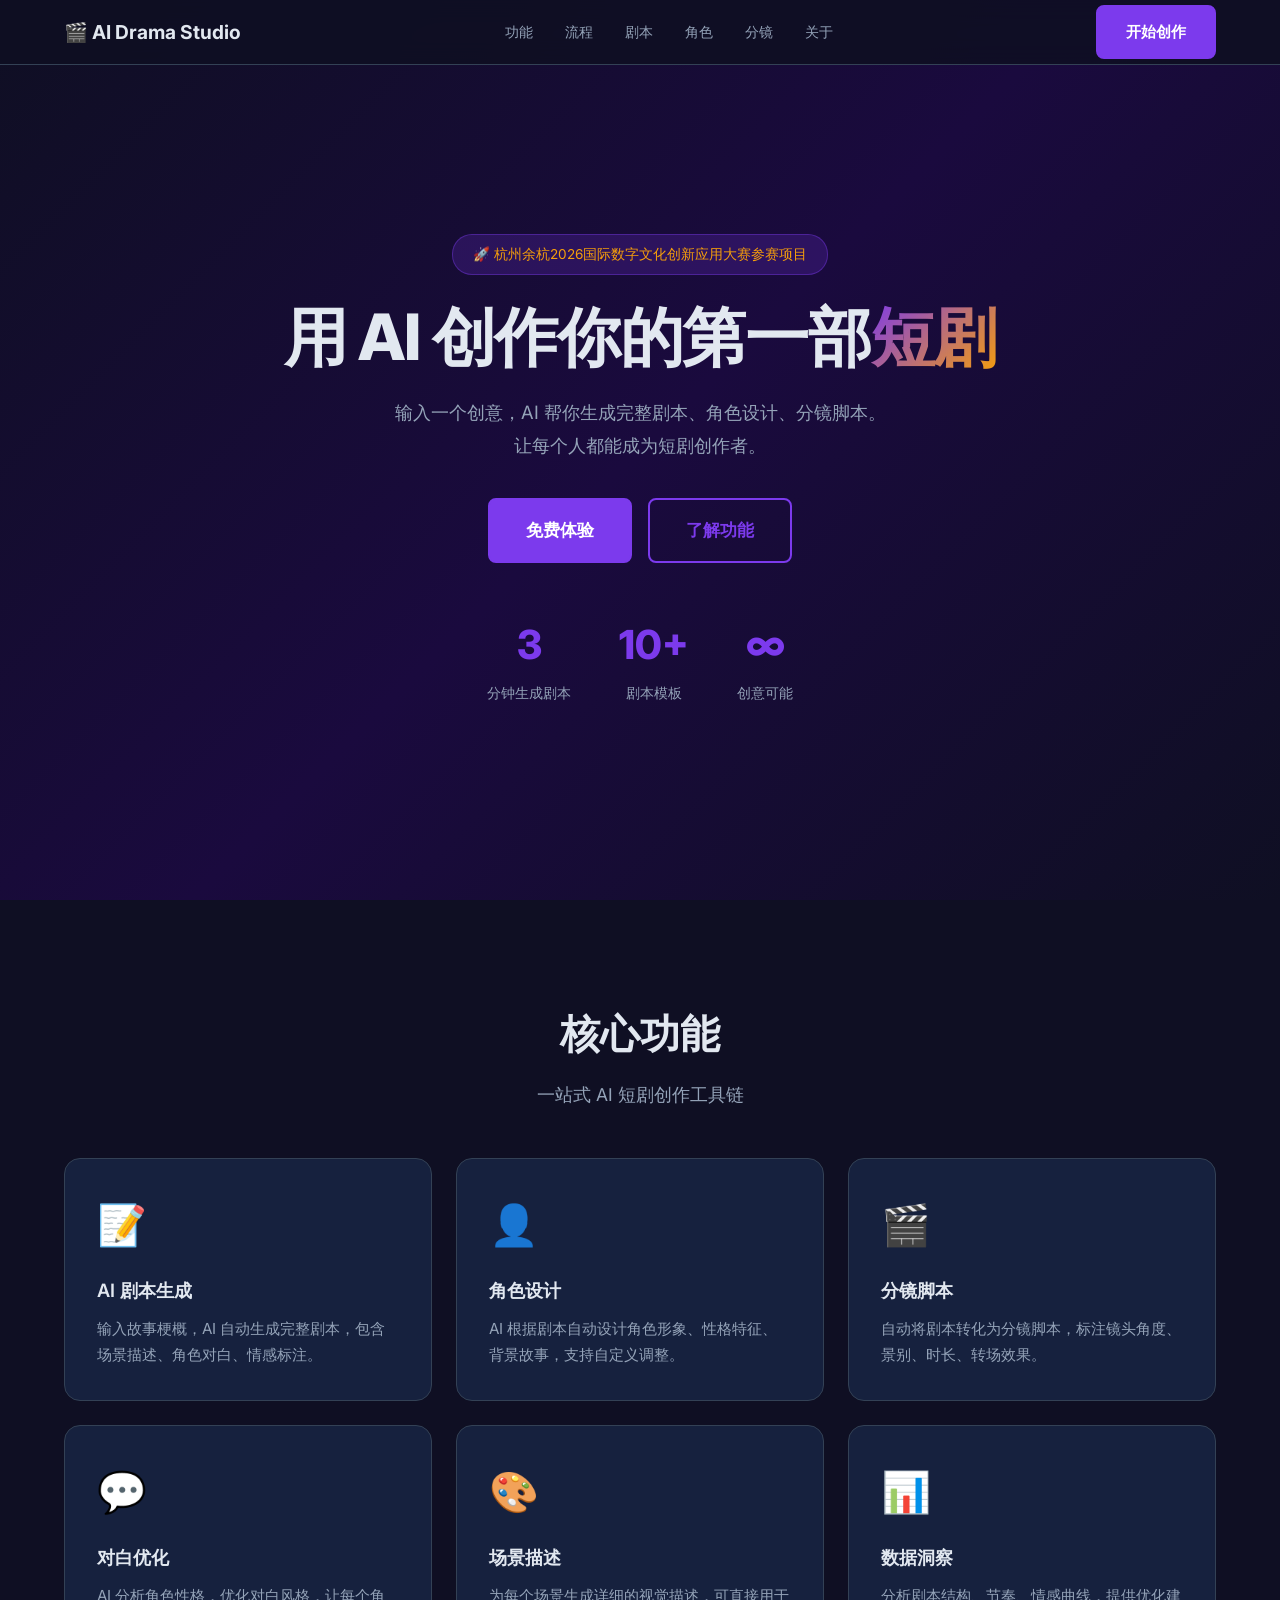
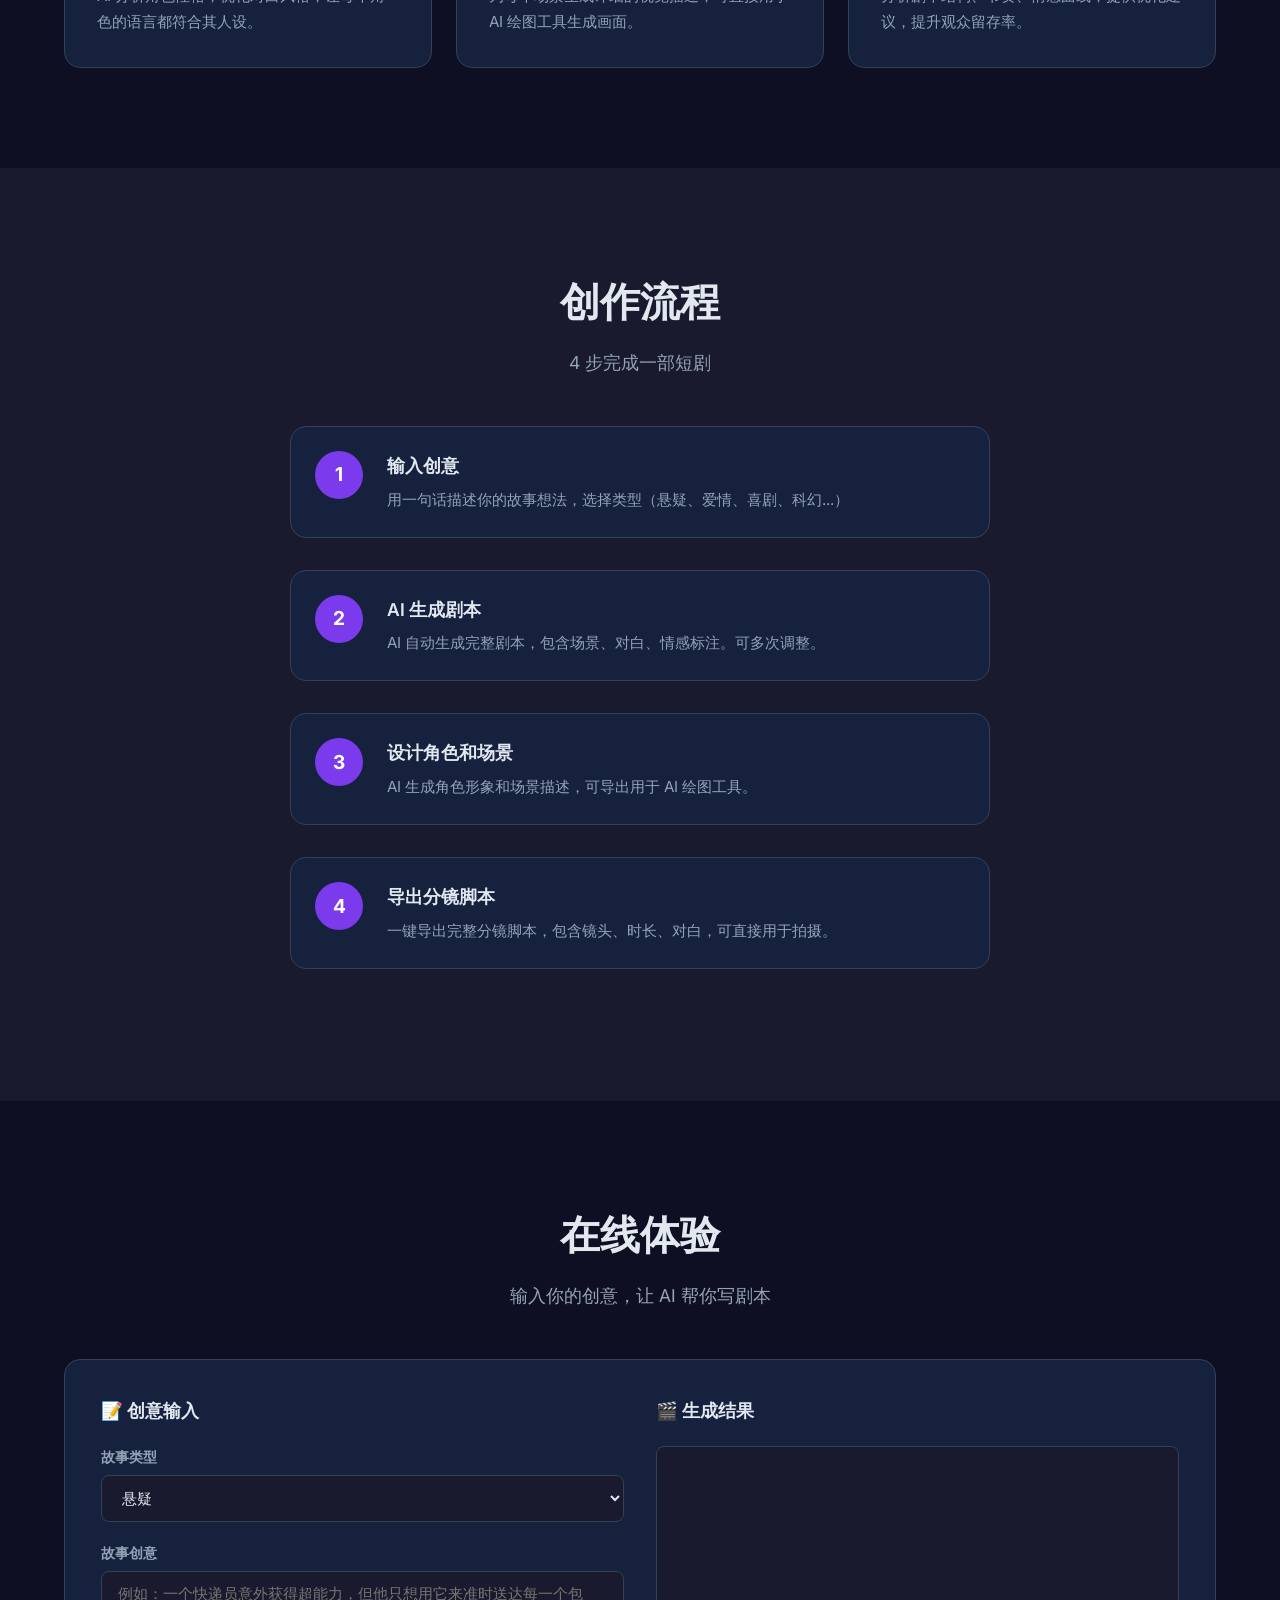
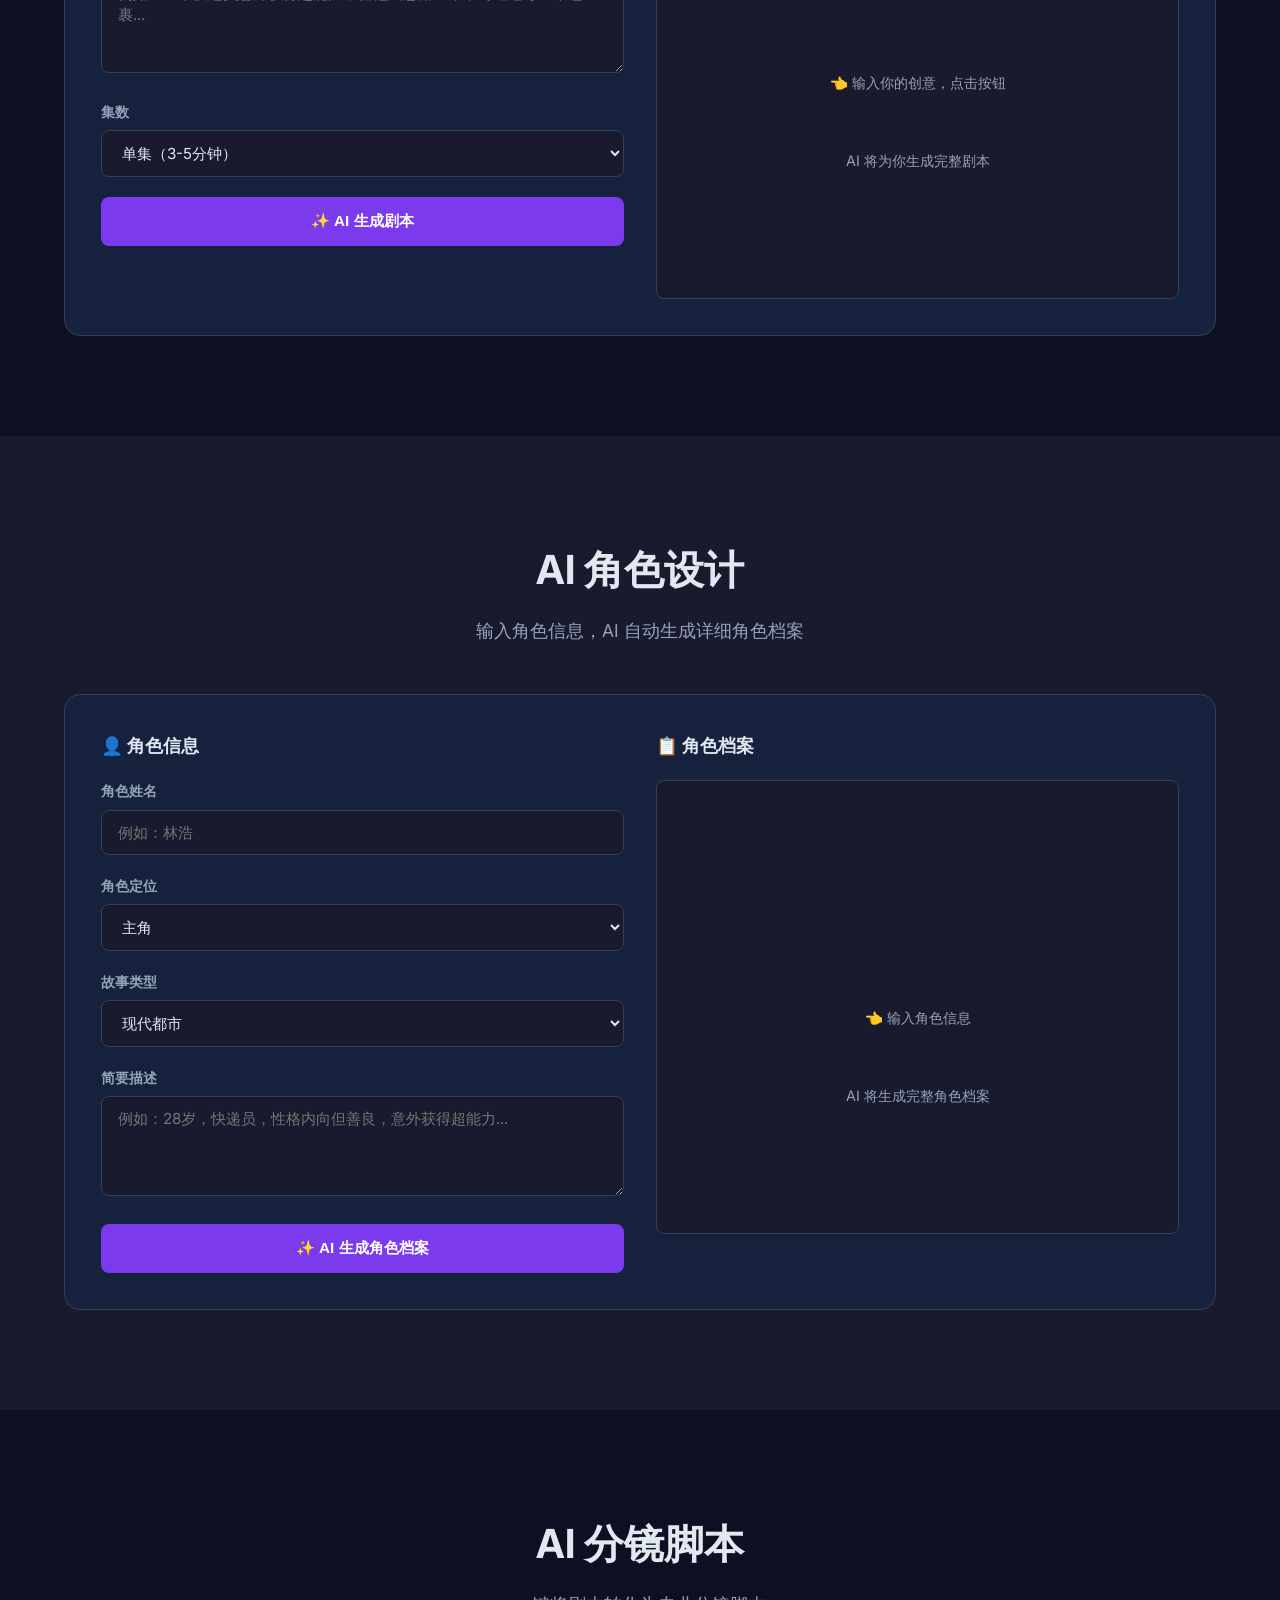
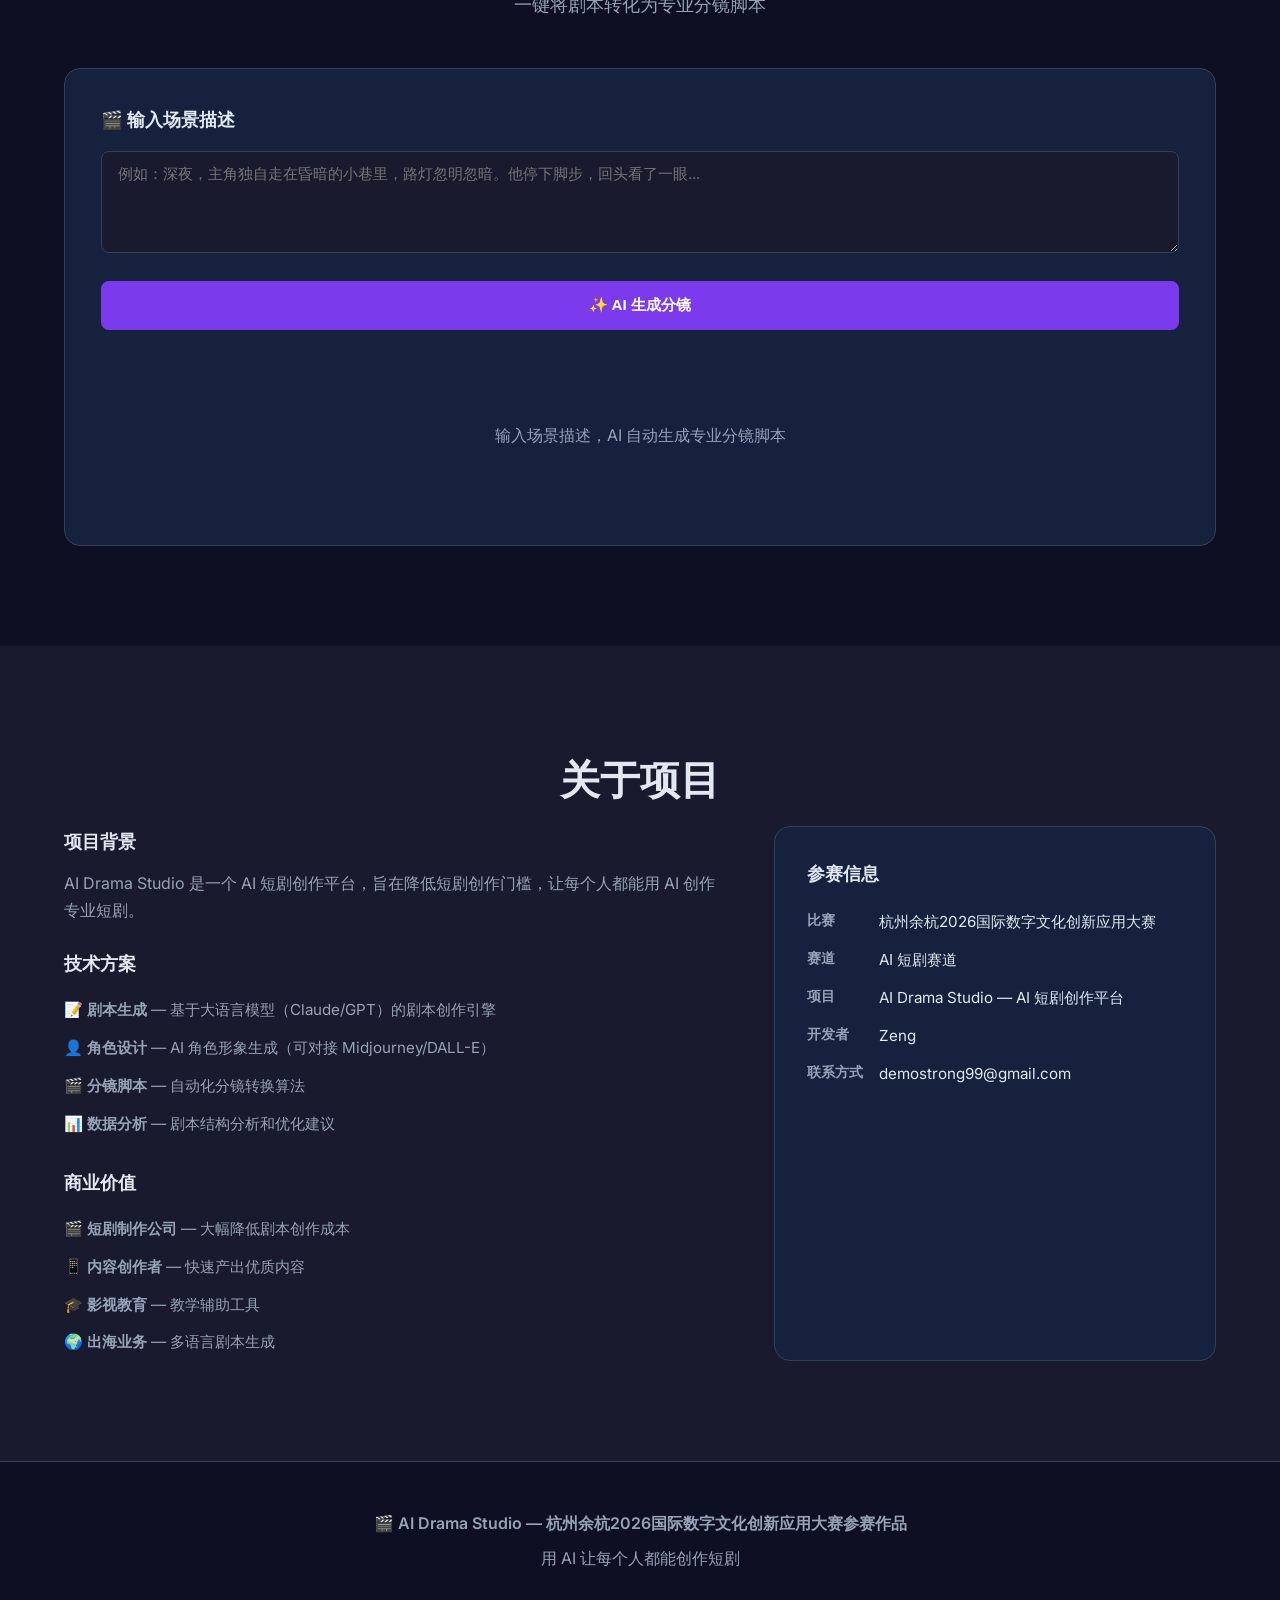
<file: index.html>
<!DOCTYPE html>
<html lang="zh-CN">
<head>
  <meta charset="UTF-8">
  <meta name="viewport" content="width=device-width, initial-scale=1.0">
  <title>AI Drama Studio — AI 短剧创作平台</title>
  <meta name="description" content="用 AI 一键生成短剧剧本、角色设计、分镜脚本。让每个人都能创作专业短剧。">
  <meta name="theme-color" content="#0f0f23">
  <link rel="icon" type="image/svg+xml" href="data:image/svg+xml,<svg xmlns='http://www.w3.org/2000/svg' viewBox='0 0 100 100'><rect rx='20' width='100' height='100' fill='%237c3aed'/><text x='50' y='65' font-size='50' text-anchor='middle' fill='white'>🎬</text></svg>">
  <link rel="preconnect" href="https://fonts.googleapis.com">
  <link rel="preconnect" href="https://fonts.gstatic.com" crossorigin>
  <link href="https://fonts.googleapis.com/css2?family=Inter:wght@400;500;600;700;800&display=swap" rel="stylesheet">
  <link rel="stylesheet" href="style.css">
</head>
<body>
  <a href="#demo" class="skip-link">跳到内容</a>
  <!-- Navigation -->
  <nav class="navbar">
    <div class="nav-container">
      <a href="#" class="nav-logo">🎬 AI Drama Studio</a>
      <ul class="nav-links" id="navLinks">
        <li><a href="#features">功能</a></li>
        <li><a href="#workflow">流程</a></li>
        <li><a href="#demo">剧本</a></li>
        <li><a href="#character">角色</a></li>
        <li><a href="#storyboard">分镜</a></li>
        <li><a href="#about">关于</a></li>
      </ul>
      <a href="#demo" class="btn btn-primary btn-nav">开始创作</a>
      <button class="nav-toggle" id="navToggle" aria-label="打开菜单" aria-expanded="false" aria-controls="navLinks">
        <span></span><span></span><span></span>
      </button>
    </div>
  </nav>

  <!-- Hero Section -->
  <header class="hero" id="home">
    <div class="hero-content">
      <div class="hero-badge">🚀 杭州余杭2026国际数字文化创新应用大赛参赛项目</div>
      <h1 class="hero-title">用 AI 创作你的第一部<span class="gradient-text">短剧</span></h1>
      <p class="hero-subtitle">输入一个创意，AI 帮你生成完整剧本、角色设计、分镜脚本。<br>让每个人都能成为短剧创作者。</p>
      <div class="hero-buttons">
        <a href="#demo" class="btn btn-primary btn-lg">免费体验</a>
        <a href="#features" class="btn btn-outline btn-lg">了解功能</a>
      </div>
      <div class="hero-stats">
        <div class="stat">
          <span class="stat-number">3</span>
          <span class="stat-label">分钟生成剧本</span>
        </div>
        <div class="stat">
          <span class="stat-number">10+</span>
          <span class="stat-label">剧本模板</span>
        </div>
        <div class="stat">
          <span class="stat-number">∞</span>
          <span class="stat-label">创意可能</span>
        </div>
      </div>
    </div>
  </header>

  <main>
  <!-- Features Section -->
  <section class="section" id="features">
    <div class="container">
      <h2 class="section-title">核心功能</h2>
      <p class="section-subtitle">一站式 AI 短剧创作工具链</p>
      <div class="features-grid">
        <div class="feature-card">
          <div class="feature-icon">📝</div>
          <h3>AI 剧本生成</h3>
          <p>输入故事梗概，AI 自动生成完整剧本，包含场景描述、角色对白、情感标注。</p>
        </div>
        <div class="feature-card">
          <div class="feature-icon">👤</div>
          <h3>角色设计</h3>
          <p>AI 根据剧本自动设计角色形象、性格特征、背景故事，支持自定义调整。</p>
        </div>
        <div class="feature-card">
          <div class="feature-icon">🎬</div>
          <h3>分镜脚本</h3>
          <p>自动将剧本转化为分镜脚本，标注镜头角度、景别、时长、转场效果。</p>
        </div>
        <div class="feature-card">
          <div class="feature-icon">💬</div>
          <h3>对白优化</h3>
          <p>AI 分析角色性格，优化对白风格，让每个角色的语言都符合其人设。</p>
        </div>
        <div class="feature-card">
          <div class="feature-icon">🎨</div>
          <h3>场景描述</h3>
          <p>为每个场景生成详细的视觉描述，可直接用于 AI 绘图工具生成画面。</p>
        </div>
        <div class="feature-card">
          <div class="feature-icon">📊</div>
          <h3>数据洞察</h3>
          <p>分析剧本结构、节奏、情感曲线，提供优化建议，提升观众留存率。</p>
        </div>
      </div>
    </div>
  </section>

  <!-- Workflow Section -->
  <section class="section section-alt" id="workflow">
    <div class="container">
      <h2 class="section-title">创作流程</h2>
      <p class="section-subtitle">4 步完成一部短剧</p>
      <div class="workflow">
        <div class="workflow-step">
          <div class="step-number">1</div>
          <div class="step-content">
            <h3>输入创意</h3>
            <p>用一句话描述你的故事想法，选择类型（悬疑、爱情、喜剧、科幻...）</p>
          </div>
        </div>
        <div class="workflow-step">
          <div class="step-number">2</div>
          <div class="step-content">
            <h3>AI 生成剧本</h3>
            <p>AI 自动生成完整剧本，包含场景、对白、情感标注。可多次调整。</p>
          </div>
        </div>
        <div class="workflow-step">
          <div class="step-number">3</div>
          <div class="step-content">
            <h3>设计角色和场景</h3>
            <p>AI 生成角色形象和场景描述，可导出用于 AI 绘图工具。</p>
          </div>
        </div>
        <div class="workflow-step">
          <div class="step-number">4</div>
          <div class="step-content">
            <h3>导出分镜脚本</h3>
            <p>一键导出完整分镜脚本，包含镜头、时长、对白，可直接用于拍摄。</p>
          </div>
        </div>
      </div>
    </div>
  </section>

  <!-- Demo Section -->
  <section class="section" id="demo">
    <div class="container">
      <h2 class="section-title">在线体验</h2>
      <p class="section-subtitle">输入你的创意，让 AI 帮你写剧本</p>
      <div class="demo-container">
        <div class="demo-input">
          <h3>📝 创意输入</h3>
          <div class="form-group">
            <label for="genre">故事类型</label>
            <select id="genre">
              <option value="suspense">悬疑</option>
              <option value="romance">爱情</option>
              <option value="comedy">喜剧</option>
              <option value="scifi">科幻</option>
              <option value="fantasy">奇幻</option>
              <option value="urban">都市</option>
            </select>
          </div>
          <div class="form-group">
            <label for="idea">故事创意</label>
            <textarea id="idea" rows="4" placeholder="例如：一个快递员意外获得超能力，但他只想用它来准时送达每一个包裹..."></textarea>
          </div>
          <div class="form-group">
            <label for="episodes">集数</label>
            <select id="episodes">
              <option value="1">单集（3-5分钟）</option>
              <option value="3">3集短剧</option>
              <option value="5">5集短剧</option>
              <option value="10">10集短剧</option>
            </select>
          </div>
          <button class="btn btn-primary btn-full" id="generateBtn" onclick="generateScript()">
            ✨ AI 生成剧本
          </button>
        </div>
        <div class="demo-output">
          <h3>🎬 生成结果</h3>
          <div class="output-content" id="outputContent">
            <div class="placeholder">
              <p>👈 输入你的创意，点击按钮</p>
              <p>AI 将为你生成完整剧本</p>
            </div>
          </div>
          <div class="output-actions" id="outputActions" style="display:none;">
            <button class="btn btn-outline" onclick="copyScript()">📋 复制剧本</button>
            <button class="btn btn-outline" onclick="downloadScript()">💾 下载剧本</button>
          </div>
        </div>
      </div>
    </div>
  </section>

  <!-- Character Design Section -->
  <section class="section section-alt" id="character">
    <div class="container">
      <h2 class="section-title">AI 角色设计</h2>
      <p class="section-subtitle">输入角色信息，AI 自动生成详细角色档案</p>
      <div class="demo-container">
        <div class="demo-input">
          <h3>👤 角色信息</h3>
          <div class="form-group">
            <label for="charName">角色姓名</label>
            <input type="text" id="charName" placeholder="例如：林浩">
          </div>
          <div class="form-group">
            <label for="charRole">角色定位</label>
            <select id="charRole">
              <option value="protagonist">主角</option>
              <option value="antagonist">反派</option>
              <option value="supporting">配角</option>
              <option value="mentor">导师型</option>
              <option value="comic">喜剧担当</option>
            </select>
          </div>
          <div class="form-group">
            <label for="charGenre">故事类型</label>
            <select id="charGenre">
              <option value="modern">现代都市</option>
              <option value="ancient">古装</option>
              <option value="scifi">科幻未来</option>
              <option value="fantasy">奇幻魔法</option>
            </select>
          </div>
          <div class="form-group">
            <label for="charDesc">简要描述</label>
            <textarea id="charDesc" rows="3" placeholder="例如：28岁，快递员，性格内向但善良，意外获得超能力..."></textarea>
          </div>
          <button class="btn btn-primary btn-full" onclick="generateCharacter()">
            ✨ AI 生成角色档案
          </button>
        </div>
        <div class="demo-output">
          <h3>📋 角色档案</h3>
          <div class="output-content" id="charOutput">
            <div class="placeholder">
              <p>👈 输入角色信息</p>
              <p>AI 将生成完整角色档案</p>
            </div>
          </div>
          <div class="output-actions" id="charActions" style="display:none;">
            <button class="btn btn-outline" onclick="copyCharOutput()">📋 复制</button>
            <button class="btn btn-outline" onclick="downloadCharOutput()">💾 下载</button>
          </div>
        </div>
      </div>
    </div>
  </section>

  <!-- Storyboard Section -->
  <section class="section" id="storyboard">
    <div class="container">
      <h2 class="section-title">AI 分镜脚本</h2>
      <p class="section-subtitle">一键将剧本转化为专业分镜脚本</p>
      <div class="storyboard-demo">
        <div class="storyboard-input">
          <h3>🎬 输入场景描述</h3>
          <div class="form-group">
            <textarea id="storyboardInput" rows="4" placeholder="例如：深夜，主角独自走在昏暗的小巷里，路灯忽明忽暗。他停下脚步，回头看了一眼..."></textarea>
          </div>
          <button class="btn btn-primary btn-full" onclick="generateStoryboard()">
            ✨ AI 生成分镜
          </button>
        </div>
        <div class="storyboard-output" id="storyboardOutput">
          <div class="storyboard-placeholder">
            <p>输入场景描述，AI 自动生成专业分镜脚本</p>
          </div>
        </div>
      </div>
    </div>
  </section>

  <!-- About Section -->
  <section class="section section-alt" id="about">
    <div class="container">
      <h2 class="section-title">关于项目</h2>
      <div class="about-content">
        <div class="about-text">
          <h3>项目背景</h3>
          <p>AI Drama Studio 是一个 AI 短剧创作平台，旨在降低短剧创作门槛，让每个人都能用 AI 创作专业短剧。</p>
          <h3>技术方案</h3>
          <ul>
            <li>📝 <strong>剧本生成</strong> — 基于大语言模型（Claude/GPT）的剧本创作引擎</li>
            <li>👤 <strong>角色设计</strong> — AI 角色形象生成（可对接 Midjourney/DALL-E）</li>
            <li>🎬 <strong>分镜脚本</strong> — 自动化分镜转换算法</li>
            <li>📊 <strong>数据分析</strong> — 剧本结构分析和优化建议</li>
          </ul>
          <h3>商业价值</h3>
          <ul>
            <li>🎬 <strong>短剧制作公司</strong> — 大幅降低剧本创作成本</li>
            <li>📱 <strong>内容创作者</strong> — 快速产出优质内容</li>
            <li>🎓 <strong>影视教育</strong> — 教学辅助工具</li>
            <li>🌍 <strong>出海业务</strong> — 多语言剧本生成</li>
          </ul>
        </div>
        <div class="about-card">
          <h3>参赛信息</h3>
          <dl>
            <dt>比赛</dt>
            <dd>杭州余杭2026国际数字文化创新应用大赛</dd>
            <dt>赛道</dt>
            <dd>AI 短剧赛道</dd>
            <dt>项目</dt>
            <dd>AI Drama Studio — AI 短剧创作平台</dd>
            <dt>开发者</dt>
            <dd>Zeng</dd>
            <dt>联系方式</dt>
            <dd>demostrong99@gmail.com</dd>
          </dl>
        </div>
      </div>
    </div>
  </section>

  </main>

  <!-- Footer -->
  <footer class="footer">
    <div class="container">
      <p>🎬 AI Drama Studio — 杭州余杭2026国际数字文化创新应用大赛参赛作品</p>
      <p>用 AI 让每个人都能创作短剧</p>
    </div>
  </footer>

  <script src="script.js"></script>
</body>
</html>
</file>
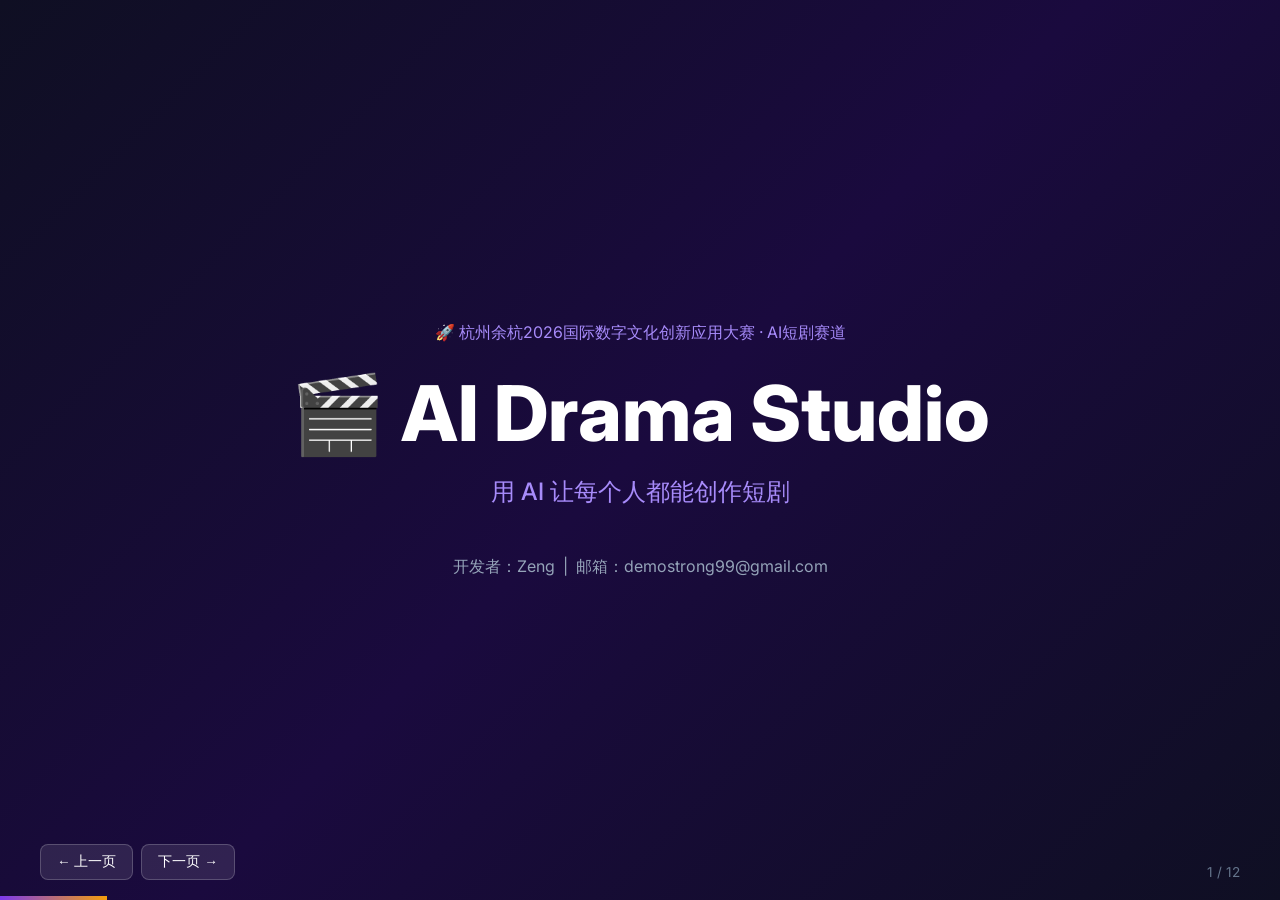
<file: presentation.html>
<!DOCTYPE html>
<html lang="zh-CN">
<head>
  <meta charset="UTF-8">
  <meta name="viewport" content="width=device-width, initial-scale=1.0">
  <title>AI Drama Studio — 路演 PPT</title>
  <link rel="preconnect" href="https://fonts.googleapis.com">
  <link rel="preconnect" href="https://fonts.gstatic.com" crossorigin>
  <link href="https://fonts.googleapis.com/css2?family=Inter:wght@400;500;600;700;800;900&display=swap" rel="stylesheet">
  <style>
    * { margin: 0; padding: 0; box-sizing: border-box; }
    body {
      font-family: 'Inter', -apple-system, sans-serif;
      background: #000; color: #fff; overflow: hidden;
    }

    /* ===== Slide System ===== */
    .slide {
      display: none; width: 100vw; height: 100vh;
      padding: 60px 80px; position: relative;
      flex-direction: column; justify-content: center;
    }
    .slide.active { display: flex; }

    /* ===== Themes ===== */
    .theme-dark {
      background: linear-gradient(135deg, #0f0f23 0%, #1a0a3e 50%, #0f0f23 100%);
    }
    .theme-purple {
      background: linear-gradient(135deg, #1e0a3e 0%, #3b0764 50%, #1e0a3e 100%);
    }
    .theme-blue {
      background: linear-gradient(135deg, #0c1445 0%, #1e3a5f 50%, #0c1445 100%);
    }
    .theme-accent {
      background: linear-gradient(135deg, #1a0a3e 0%, #7c3aed 50%, #1a0a3e 100%);
    }
    .theme-end {
      background: linear-gradient(135deg, #0f0f23 0%, #2d1b69 50%, #0f0f23 100%);
    }

    /* ===== Typography ===== */
    .slide-title {
      font-size: clamp(2rem, 4vw, 3.5rem); font-weight: 800;
      margin-bottom: 16px; line-height: 1.2;
    }
    .slide-subtitle {
      font-size: clamp(1rem, 2vw, 1.5rem); color: #a78bfa;
      margin-bottom: 40px; font-weight: 500;
    }
    .slide-body { font-size: 1.2rem; line-height: 2; color: #e2e8f0; }
    .gradient { background: linear-gradient(135deg, #7c3aed, #f59e0b); -webkit-background-clip: text; -webkit-text-fill-color: transparent; }
    .highlight { color: #f59e0b; font-weight: 700; }
    .emoji { font-size: 1.4em; margin-right: 8px; }

    /* ===== Layouts ===== */
    .split { display: grid; grid-template-columns: 1fr 1fr; gap: 60px; align-items: center; height: 100%; }
    .center { text-align: center; justify-content: center; align-items: center; }
    .grid-3 { display: grid; grid-template-columns: repeat(3, 1fr); gap: 24px; margin-top: 32px; }
    .grid-2 { display: grid; grid-template-columns: repeat(2, 1fr); gap: 24px; margin-top: 32px; }

    /* ===== Cards ===== */
    .card {
      background: rgba(255,255,255,0.06); border: 1px solid rgba(255,255,255,0.1);
      border-radius: 16px; padding: 28px; backdrop-filter: blur(10px);
    }
    .card h3 { font-size: 1.2rem; font-weight: 700; margin-bottom: 10px; }
    .card p { font-size: 0.95rem; color: #94a3b8; line-height: 1.6; }
    .card-icon { font-size: 2.5rem; margin-bottom: 12px; }

    /* ===== Stats ===== */
    .stat-row { display: flex; gap: 40px; margin-top: 32px; }
    .stat-box { text-align: center; }
    .stat-num { font-size: 3rem; font-weight: 900; color: #7c3aed; display: block; }
    .stat-label { font-size: 0.9rem; color: #94a3b8; }

    /* ===== List ===== */
    .slide-list { list-style: none; padding: 0; }
    .slide-list li {
      font-size: 1.15rem; padding: 12px 0; border-bottom: 1px solid rgba(255,255,255,0.06);
      display: flex; align-items: center; gap: 12px;
    }
    .slide-list li:last-child { border-bottom: none; }

    /* ===== Timeline ===== */
    .timeline { display: flex; gap: 0; margin-top: 32px; }
    .timeline-item {
      flex: 1; padding: 24px 20px; border-left: 3px solid #7c3aed;
      background: rgba(255,255,255,0.03); position: relative;
    }
    .timeline-item::before {
      content: ''; position: absolute; left: -9px; top: 28px;
      width: 14px; height: 14px; background: #7c3aed; border-radius: 50%;
    }
    .timeline-item h4 { font-size: 1rem; font-weight: 700; margin-bottom: 6px; }
    .timeline-item p { font-size: 0.85rem; color: #94a3b8; }

    /* ===== Progress Bar ===== */
    .progress-bar {
      position: fixed; bottom: 0; left: 0; height: 4px;
      background: linear-gradient(90deg, #7c3aed, #f59e0b);
      transition: width 0.3s ease; z-index: 100;
    }

    /* ===== Page Number ===== */
    .page-num {
      position: fixed; bottom: 20px; right: 40px;
      font-size: 0.85rem; color: #64748b; z-index: 100;
    }

    /* ===== Controls ===== */
    .controls {
      position: fixed; bottom: 20px; left: 40px;
      display: flex; gap: 8px; z-index: 100;
    }
    .controls button {
      background: rgba(255,255,255,0.1); border: 1px solid rgba(255,255,255,0.2);
      color: #fff; padding: 8px 16px; border-radius: 8px; cursor: pointer;
      font-size: 0.85rem; transition: all 0.2s;
    }
    .controls button:hover { background: rgba(255,255,255,0.2); }

    /* ===== Table ===== */
    .slide-table { width: 100%; border-collapse: collapse; margin-top: 24px; }
    .slide-table th, .slide-table td {
      padding: 14px 20px; text-align: left; border-bottom: 1px solid rgba(255,255,255,0.08);
    }
    .slide-table th { color: #a78bfa; font-size: 0.85rem; text-transform: uppercase; letter-spacing: 0.05em; }
    .slide-table td { font-size: 1rem; }
  </style>
</head>
<body>

  <!-- Slide 1: 封面 -->
  <div class="slide theme-dark center active" data-slide="1">
    <div>
      <p style="font-size:1rem; color:#a78bfa; margin-bottom:24px;">🚀 杭州余杭2026国际数字文化创新应用大赛 · AI短剧赛道</p>
      <h1 class="slide-title" style="font-size:clamp(3rem,6vw,5rem);">🎬 AI Drama Studio</h1>
      <p class="slide-subtitle" style="font-size:1.5rem;">用 AI 让每个人都能创作短剧</p>
      <div style="margin-top:48px;">
        <p style="color:#94a3b8;">开发者：Zeng &nbsp;|&nbsp; 邮箱：demostrong99@gmail.com</p>
      </div>
    </div>
  </div>

  <!-- Slide 2: 问题 -->
  <div class="slide theme-purple" data-slide="2">
    <h2 class="slide-title">行业痛点<span class="gradient">：短剧创作门槛高</span></h2>
    <p class="slide-subtitle">短剧市场爆发，但创作者面临三大难题</p>
    <div class="grid-3">
      <div class="card">
        <div class="card-icon">💰</div>
        <h3>成本高</h3>
        <p>一部短剧剧本 5000-20000 元<br>编剧、导演、分镜师多角色协作</p>
      </div>
      <div class="card">
        <div class="card-icon">⏰</div>
        <h3>周期长</h3>
        <p>从创意到剧本通常需要 2-4 周<br>反复修改沟通成本巨大</p>
      </div>
      <div class="card">
        <div class="card-icon">🚫</div>
        <h3>门槛高</h3>
        <p>素人有创意但缺乏专业技能<br>不会写剧本、不懂分镜</p>
      </div>
    </div>
  </div>

  <!-- Slide 3: 市场 -->
  <div class="slide theme-blue" data-slide="3">
    <h2 class="slide-title">市场机遇<span class="gradient">：500 亿蓝海</span></h2>
    <p class="slide-subtitle">中国短剧市场正在爆发式增长</p>
    <div class="stat-row">
      <div class="stat-box">
        <span class="stat-num">500亿+</span>
        <span class="stat-label">2025年市场规模</span>
      </div>
      <div class="stat-box">
        <span class="stat-num">30%+</span>
        <span class="stat-label">年增长率</span>
      </div>
      <div class="stat-box">
        <span class="stat-num">100万+</span>
        <span class="stat-label">短剧创作者</span>
      </div>
      <div class="stat-box">
        <span class="stat-num">全球</span>
        <span class="stat-label">TikTok 短剧生态</span>
      </div>
    </div>
    <p style="margin-top:40px; font-size:1.1rem; color:#94a3b8;">
      短剧已成为短视频平台最大的内容增长点，但创作工具严重缺失。
    </p>
  </div>

  <!-- Slide 4: 解决方案 -->
  <div class="slide theme-dark" data-slide="4">
    <h2 class="slide-title">解决方案<span class="gradient">：AI Drama Studio</span></h2>
    <p class="slide-subtitle">一站式 AI 短剧创作平台</p>
    <div class="split" style="height:auto; margin-top:20px;">
      <div>
        <ul class="slide-list">
          <li><span class="emoji">📝</span> AI 剧本生成 — 输入创意，3 分钟生成完整剧本</li>
          <li><span class="emoji">👤</span> AI 角色设计 — 自动生成角色档案和外貌描述</li>
          <li><span class="emoji">🎬</span> AI 分镜脚本 — 一键转化为专业分镜</li>
          <li><span class="emoji">📊</span> 数据分析 — 剧本结构分析和优化建议</li>
        </ul>
      </div>
      <div class="card" style="text-align:center; padding:40px;">
        <p style="font-size:1rem; color:#94a3b8;">传统流程</p>
        <p style="font-size:1.5rem; font-weight:800; color:#ef4444; margin:8px 0;">2-4 周</p>
        <p style="font-size:2rem; margin:16px 0;">⬇️</p>
        <p style="font-size:1rem; color:#94a3b8;">AI Drama Studio</p>
        <p style="font-size:1.5rem; font-weight:800; color:#22c55e; margin:8px 0;">3 分钟</p>
        <p style="font-size:0.9rem; color:#94a3b8; margin-top:16px;">效率提升 <span class="highlight">100 倍</span></p>
      </div>
    </div>
  </div>

  <!-- Slide 5: 产品演示 -->
  <div class="slide theme-purple" data-slide="5">
    <h2 class="slide-title">产品演示<span class="gradient">：4 步完成创作</span></h2>
    <div class="timeline">
      <div class="timeline-item">
        <h4>① 输入创意</h4>
        <p>一句话描述故事<br>选择类型和集数</p>
      </div>
      <div class="timeline-item">
        <h4>② 生成剧本</h4>
        <p>AI 自动生成完整剧本<br>场景 + 对白 + 镜头</p>
      </div>
      <div class="timeline-item">
        <h4>③ 设计角色</h4>
        <p>角色档案 + 性格 + 技能<br>外貌描述可直接生图</p>
      </div>
      <div class="timeline-item">
        <h4>④ 导出分镜</h4>
        <p>5 种标准镜头<br>可直接用于拍摄</p>
      </div>
    </div>
    <p style="margin-top:40px; text-align:center; color:#94a3b8;">
      🌐 在线体验：<span class="highlight">demostrong99-cell.github.io/ai-drama-platform</span>
    </p>
  </div>

  <!-- Slide 6: 技术架构 -->
  <div class="slide theme-blue" data-slide="6">
    <h2 class="slide-title">技术架构<span class="gradient">：可扩展的 AI 引擎</span></h2>
    <div class="grid-2">
      <div class="card">
        <div class="card-icon">🧠</div>
        <h3>AI 引擎</h3>
        <p>基于大语言模型（Claude / GPT）<br>支持多类型剧本生成<br>可扩展接入更多模型</p>
      </div>
      <div class="card">
        <div class="card-icon">🎨</div>
        <h3>图像生成</h3>
        <p>可对接 Midjourney / DALL-E<br>角色形象自动生成<br>场景画面一键生成</p>
      </div>
      <div class="card">
        <div class="card-icon">⚙️</div>
        <h3>前端技术</h3>
        <p>HTML5 + CSS3 + JavaScript<br>响应式设计<br>零依赖，加载速度快</p>
      </div>
      <div class="card">
        <div class="card-icon">☁️</div>
        <h3>部署方案</h3>
        <p>GitHub Pages 零成本部署<br>可扩展到云服务器<br>支持高并发访问</p>
      </div>
    </div>
  </div>

  <!-- Slide 7: 商业模式 -->
  <div class="slide theme-dark" data-slide="7">
    <h2 class="slide-title">商业模式<span class="gradient">：多元化变现</span></h2>
    <table class="slide-table">
      <tr>
        <th>客户类型</th>
        <th>产品</th>
        <th>定价</th>
        <th>目标客户</th>
      </tr>
      <tr>
        <td>🎬 B2B</td>
        <td>SaaS 订阅</td>
        <td class="highlight">¥299/月</td>
        <td>短剧制作公司</td>
      </tr>
      <tr>
        <td>📱 B2C</td>
        <td>按次计费</td>
        <td class="highlight">¥9.9/次</td>
        <td>个人创作者</td>
      </tr>
      <tr>
        <td>🎓 B2B2C</td>
        <td>API 接入</td>
        <td class="highlight">按量计费</td>
        <td>影视教育机构</td>
      </tr>
      <tr>
        <td>🌍 出海</td>
        <td>多语言版</td>
        <td class="highlight">$19.9/月</td>
        <td>海外创作者</td>
      </tr>
    </table>
  </div>

  <!-- Slide 8: 竞争优势 -->
  <div class="slide theme-purple" data-slide="8">
    <h2 class="slide-title">竞争优势<span class="gradient">：为什么是我们</span></h2>
    <div class="grid-2">
      <div class="card">
        <h3>✅ 中文优化</h3>
        <p>专门针对中文短剧场景<br>理解中文语境和文化</p>
      </div>
      <div class="card">
        <h3>✅ 全流程覆盖</h3>
        <p>从创意到分镜一站式<br>竞品通常只做其中一环</p>
      </div>
      <div class="card">
        <h3>✅ 零门槛</h3>
        <p>不需要专业编剧技能<br>人人都是短剧创作者</p>
      </div>
      <div class="card">
        <h3>✅ 低成本</h3>
        <p>传统编剧成本的 1/10<br>3 分钟完成 2 周工作量</p>
      </div>
    </div>
  </div>

  <!-- Slide 9: 发展规划 -->
  <div class="slide theme-blue" data-slide="9">
    <h2 class="slide-title">发展规划<span class="gradient">：从 MVP 到平台</span></h2>
    <div class="timeline">
      <div class="timeline-item">
        <h4>第 1 阶段 · 现在</h4>
        <p>MVP 上线<br>验证产品需求<br>收集用户反馈</p>
      </div>
      <div class="timeline-item">
        <h4>第 2 阶段 · 3 个月</h4>
        <p>接入真实 AI API<br>优化生成质量<br>用户增长</p>
      </div>
      <div class="timeline-item">
        <h4>第 3 阶段 · 6 个月</h4>
        <p>角色生图功能<br>视频生成支持<br>商业化运营</p>
      </div>
      <div class="timeline-item">
        <h4>第 4 阶段 · 12 个月</h4>
        <p>多语言版本<br>出海运营<br>行业领导者</p>
      </div>
    </div>
  </div>

  <!-- Slide 10: 团队 -->
  <div class="slide theme-dark" data-slide="10">
    <h2 class="slide-title">团队介绍<span class="gradient">：全栈能力</span></h2>
    <div class="split" style="height:auto; margin-top:20px;">
      <div class="card" style="padding:40px;">
        <h3 style="font-size:1.5rem; margin-bottom:20px;">👤 Zeng</h3>
        <p style="font-size:1.1rem; margin-bottom:16px;">全栈开发者 & 项目负责人</p>
        <ul class="slide-list">
          <li>📊 10 年营销管理和运营经验</li>
          <li>🤖 AI 工具专家（ChatGPT、Claude）</li>
          <li>📋 项目管理和质量保证能力</li>
          <li>🌐 数据分析和流程优化能力</li>
        </ul>
      </div>
      <div>
        <div class="card" style="margin-bottom:16px;">
          <h3>核心能力</h3>
          <p>AI 产品设计 · 全栈开发 · 商业运营 · 项目管理</p>
        </div>
        <div class="card">
          <h3>愿景</h3>
          <p>让每个人都能用 AI 创作专业短剧<br>成为 AI 短剧创作领域的领导者</p>
        </div>
      </div>
    </div>
  </div>

  <!-- Slide 11: 融资需求 -->
  <div class="slide theme-accent center" data-slide="11">
    <h2 class="slide-title" style="font-size:2.5rem;">融资需求</h2>
    <p class="slide-subtitle">本轮融资：<span class="highlight" style="font-size:2rem;">50 万元</span></p>
    <div class="grid-2" style="max-width:700px; margin:0 auto;">
      <div class="card" style="text-align:center;">
        <p style="font-size:2.5rem; font-weight:900; color:#7c3aed;">40%</p>
        <p style="margin-top:8px;">AI API 接入和优化</p>
      </div>
      <div class="card" style="text-align:center;">
        <p style="font-size:2.5rem; font-weight:900; color:#7c3aed;">30%</p>
        <p style="margin-top:8px;">产品开发和迭代</p>
      </div>
      <div class="card" style="text-align:center;">
        <p style="font-size:2.5rem; font-weight:900; color:#7c3aed;">20%</p>
        <p style="margin-top:8px;">市场推广</p>
      </div>
      <div class="card" style="text-align:center;">
        <p style="font-size:2.5rem; font-weight:900; color:#7c3aed;">10%</p>
        <p style="margin-top:8px;">运营成本</p>
      </div>
    </div>
  </div>

  <!-- Slide 12: 结尾 -->
  <div class="slide theme-end center" data-slide="12">
    <div>
      <h1 style="font-size:clamp(2.5rem,5vw,4rem); font-weight:900; margin-bottom:24px;">
        🎬 AI Drama Studio
      </h1>
      <p style="font-size:1.5rem; color:#a78bfa; margin-bottom:40px;">
        用 AI 让每个人都能创作短剧
      </p>
      <div style="margin-top:32px;">
        <p style="font-size:1.1rem; margin-bottom:12px;">🌐 <span class="highlight">demostrong99-cell.github.io/ai-drama-platform</span></p>
        <p style="font-size:1.1rem; margin-bottom:12px;">📧 demostrong99@gmail.com</p>
        <p style="font-size:1.1rem;">💻 github.com/demostrong99-cell/ai-drama-platform</p>
      </div>
      <p style="margin-top:48px; font-size:1.2rem; color:#94a3b8;">感谢聆听 🙏</p>
    </div>
  </div>

  <!-- Progress Bar -->
  <div class="progress-bar" id="progressBar"></div>

  <!-- Page Number -->
  <div class="page-num" id="pageNum">1 / 12</div>

  <!-- Controls -->
  <div class="controls">
    <button onclick="prevSlide()">← 上一页</button>
    <button onclick="nextSlide()">下一页 →</button>
  </div>

  <script>
    let current = 1;
    const total = document.querySelectorAll('.slide').length;

    function showSlide(n) {
      if (n < 1 || n > total) return;
      current = n;
      document.querySelectorAll('.slide').forEach(s => s.classList.remove('active'));
      document.querySelector(`[data-slide="${n}"]`).classList.add('active');
      document.getElementById('pageNum').textContent = `${n} / ${total}`;
      document.getElementById('progressBar').style.width = `${(n / total) * 100}%`;
    }

    function nextSlide() { showSlide(current + 1); }
    function prevSlide() { showSlide(current - 1); }

    // Keyboard navigation
    document.addEventListener('keydown', (e) => {
      if (e.key === 'ArrowRight' || e.key === ' ' || e.key === 'Enter') {
        e.preventDefault(); nextSlide();
      }
      if (e.key === 'ArrowLeft' || e.key === 'Backspace') {
        e.preventDefault(); prevSlide();
      }
      if (e.key === 'Home') { e.preventDefault(); showSlide(1); }
      if (e.key === 'End') { e.preventDefault(); showSlide(total); }
    });

    // Touch support
    let touchStartX = 0;
    document.addEventListener('touchstart', e => { touchStartX = e.touches[0].clientX; });
    document.addEventListener('touchend', e => {
      const diff = touchStartX - e.changedTouches[0].clientX;
      if (Math.abs(diff) > 50) { diff > 0 ? nextSlide() : prevSlide(); }
    });

    // Click to advance
    document.addEventListener('click', (e) => {
      if (e.target.closest('.controls') || e.target.closest('button')) return;
      if (e.clientX > window.innerWidth / 2) nextSlide();
      else prevSlide();
    });

    showSlide(1);
  </script>
</body>
</html>
</file>
<file: style.css>
/* ===== Reset & Variables ===== */
*, *::before, *::after { margin: 0; padding: 0; box-sizing: border-box; }

:root {
  --primary: #7c3aed;
  --primary-dark: #6d28d9;
  --accent: #f59e0b;
  --bg: #0f0f23;
  --bg-alt: #1a1a2e;
  --bg-card: #16213e;
  --text: #e2e8f0;
  --text-light: #94a3b8;
  --border: #334155;
  --radius: 16px;
  --transition: 0.3s ease;
}

html { scroll-behavior: smooth; scroll-padding-top: 80px; }
body {
  font-family: 'Inter', -apple-system, sans-serif;
  color: var(--text);
  background: var(--bg);
  line-height: 1.7;
}
a { color: inherit; text-decoration: none; }

/* ===== Focus Visible ===== */
:focus-visible {
  outline: 2px solid var(--primary);
  outline-offset: 2px;
}
:focus:not(:focus-visible) { outline: none; }

/* ===== Reduced Motion ===== */
@media (prefers-reduced-motion: reduce) {
  *, *::before, *::after {
    animation-duration: 0.01ms !important;
    transition-duration: 0.01ms !important;
  }
  html { scroll-behavior: auto; }
}

/* ===== Skip Link ===== */
.skip-link {
  position: absolute; top: -100%; left: 16px;
  background: var(--primary); color: #fff;
  padding: 12px 24px; border-radius: 0 0 8px 8px;
  z-index: 10000; font-weight: 500;
}
.skip-link:focus { top: 0; }

.container { max-width: 1200px; margin: 0 auto; padding: 0 24px; }

/* ===== Navbar ===== */
.navbar {
  position: fixed; top: 0; left: 0; right: 0; z-index: 1000;
  background: rgba(15, 15, 35, 0.9);
  backdrop-filter: blur(12px);
  border-bottom: 1px solid var(--border);
}
.nav-container {
  max-width: 1200px; margin: 0 auto; padding: 0 24px;
  display: flex; align-items: center; justify-content: space-between;
  height: 64px;
}
.nav-logo { font-size: 1.2rem; font-weight: 700; }
.nav-links { display: flex; list-style: none; gap: 32px; }
.nav-links a { font-size: 0.9rem; color: var(--text-light); transition: color var(--transition); }
.nav-links a:hover { color: var(--primary); }
.btn-nav { padding: 8px 20px; font-size: 0.85rem; }

/* ===== Nav Toggle (Hamburger) ===== */
.nav-toggle {
  display: none; flex-direction: column; align-items: center; justify-content: center;
  gap: 5px; background: none; border: none; cursor: pointer;
  padding: 10px; min-width: 44px; min-height: 44px;
}
.nav-toggle span {
  display: block; width: 24px; height: 2px;
  background: var(--text); border-radius: 2px; transition: var(--transition);
}
.nav-toggle.active span:nth-child(1) { transform: rotate(45deg) translate(5px, 5px); }
.nav-toggle.active span:nth-child(2) { opacity: 0; }
.nav-toggle.active span:nth-child(3) { transform: rotate(-45deg) translate(5px, -5px); }

/* ===== Buttons ===== */
.btn {
  display: inline-flex; align-items: center; justify-content: center;
  padding: 12px 28px; border-radius: 8px; font-size: 0.95rem; font-weight: 600;
  transition: all var(--transition); cursor: pointer; border: 2px solid transparent;
}
.btn-primary { background: var(--primary); color: #fff; border-color: var(--primary); }
.btn-primary:hover { background: var(--primary-dark); transform: translateY(-2px); box-shadow: 0 8px 25px rgba(124, 58, 237, 0.4); }
.btn-outline { background: transparent; color: var(--primary); border-color: var(--primary); }
.btn-outline:hover { background: var(--primary); color: #fff; }
.btn-lg { padding: 16px 36px; font-size: 1.05rem; }
.btn-full { width: 100%; }

/* ===== Hero ===== */
.hero {
  min-height: 100vh; display: flex; align-items: center; justify-content: center;
  text-align: center; padding: 120px 24px 80px;
  background: linear-gradient(135deg, var(--bg) 0%, #1a0a3e 50%, var(--bg) 100%);
}
.hero-badge {
  display: inline-block; padding: 8px 20px; background: rgba(124, 58, 237, 0.2);
  border: 1px solid rgba(124, 58, 237, 0.4); border-radius: 20px;
  font-size: 0.85rem; color: var(--accent); margin-bottom: 24px;
}
.hero-title {
  font-size: clamp(2.5rem, 6vw, 4rem); font-weight: 800;
  letter-spacing: -0.02em; line-height: 1.2; margin-bottom: 20px;
}
.gradient-text {
  background: linear-gradient(135deg, var(--primary) 0%, var(--accent) 100%);
  -webkit-background-clip: text; -webkit-text-fill-color: transparent; background-clip: text;
}
.hero-subtitle {
  font-size: 1.15rem; color: var(--text-light); max-width: 600px;
  margin: 0 auto 36px; line-height: 1.8;
}
.hero-buttons { display: flex; gap: 16px; justify-content: center; flex-wrap: wrap; margin-bottom: 48px; }
.hero-stats { display: flex; gap: 48px; justify-content: center; }
.stat { text-align: center; }
.stat-number { display: block; font-size: 2.5rem; font-weight: 800; color: var(--primary); }
.stat-label { font-size: 0.85rem; color: var(--text-light); }

/* ===== Sections ===== */
.section { padding: 100px 0; }
.section-alt { background: var(--bg-alt); }
.section-title {
  font-size: clamp(1.8rem, 4vw, 2.5rem); font-weight: 700;
  text-align: center; margin-bottom: 12px;
}
.section-subtitle {
  text-align: center; color: var(--text-light); font-size: 1.1rem;
  margin-bottom: 48px;
}

/* ===== Features ===== */
.features-grid {
  display: grid; grid-template-columns: repeat(3, 1fr); gap: 24px;
}
.feature-card {
  background: var(--bg-card); border: 1px solid var(--border);
  border-radius: var(--radius); padding: 32px;
  transition: all var(--transition);
}
.feature-card:hover {
  transform: translateY(-4px); border-color: var(--primary);
  box-shadow: 0 10px 30px rgba(124, 58, 237, 0.2);
}
.feature-icon { font-size: 2.5rem; margin-bottom: 16px; }
.feature-card h3 { font-size: 1.15rem; font-weight: 600; margin-bottom: 10px; }
.feature-card p { font-size: 0.95rem; color: var(--text-light); line-height: 1.7; }

/* ===== Workflow ===== */
.workflow { max-width: 700px; margin: 0 auto; }
.workflow-step {
  display: flex; gap: 24px; align-items: flex-start; margin-bottom: 32px;
  padding: 24px; background: var(--bg-card); border-radius: var(--radius);
  border: 1px solid var(--border); transition: all var(--transition);
}
.workflow-step:hover { border-color: var(--primary); }
.step-number {
  width: 48px; height: 48px; min-width: 48px;
  background: var(--primary); border-radius: 50%;
  display: flex; align-items: center; justify-content: center;
  font-size: 1.2rem; font-weight: 700; color: #fff;
}
.step-content h3 { font-size: 1.1rem; font-weight: 600; margin-bottom: 6px; }
.step-content p { font-size: 0.95rem; color: var(--text-light); }

/* ===== Demo ===== */
.demo-container {
  display: grid; grid-template-columns: 1fr 1fr; gap: 32px;
  background: var(--bg-card); border: 1px solid var(--border);
  border-radius: var(--radius); padding: 36px;
}
.demo-input h3, .demo-output h3 { font-size: 1.1rem; font-weight: 600; margin-bottom: 20px; }
.form-group { margin-bottom: 20px; }
.form-group label {
  display: block; font-size: 0.85rem; font-weight: 600;
  color: var(--text-light); margin-bottom: 6px;
}
.form-group select, .form-group textarea {
  width: 100%; padding: 12px 16px; background: var(--bg-alt);
  border: 1px solid var(--border); border-radius: 8px;
  font-size: 0.95rem; color: var(--text); font-family: inherit;
  transition: border-color var(--transition);
}
.form-group select:focus, .form-group textarea:focus {
  outline: none; border-color: var(--primary);
}
.form-group textarea { resize: vertical; min-height: 100px; }
.form-group input {
  width: 100%; padding: 12px 16px; background: var(--bg-alt);
  border: 1px solid var(--border); border-radius: 8px;
  font-size: 0.95rem; color: var(--text); font-family: inherit;
  transition: border-color var(--transition);
}
.form-group input:focus { outline: none; border-color: var(--primary); }
.output-content {
  background: var(--bg-alt); border: 1px solid var(--border);
  border-radius: 8px; padding: 20px; min-height: 300px;
  font-size: 0.9rem; line-height: 1.8; white-space: pre-wrap;
  overflow-y: auto; max-height: 500px;
}
.placeholder { text-align: center; color: var(--text-light); padding-top: 100px; }
.output-actions { display: flex; gap: 12px; margin-top: 16px; }

/* ===== Storyboard ===== */
.storyboard-demo {
  background: var(--bg-card); border: 1px solid var(--border);
  border-radius: var(--radius); padding: 36px;
}
.storyboard-input { margin-bottom: 32px; }
.storyboard-input h3 { font-size: 1.1rem; font-weight: 600; margin-bottom: 16px; }
.storyboard-output {
  display: grid; grid-template-columns: repeat(auto-fill, minmax(280px, 1fr)); gap: 16px;
}
.storyboard-placeholder {
  grid-column: 1 / -1; text-align: center; padding: 60px 0; color: var(--text-light);
}
.storyboard-card {
  background: var(--bg-alt); border: 1px solid var(--border);
  border-radius: 12px; padding: 20px; transition: all var(--transition);
}
.storyboard-card:hover { border-color: var(--primary); }
.storyboard-header {
  display: flex; justify-content: space-between; align-items: center;
  margin-bottom: 12px; padding-bottom: 10px; border-bottom: 1px solid var(--border);
}
.shot-number {
  background: var(--primary); color: #fff; padding: 4px 12px;
  border-radius: 12px; font-size: 0.8rem; font-weight: 600;
}
.shot-type { font-size: 0.8rem; color: var(--accent); font-weight: 600; }
.storyboard-visual {
  width: 100%; aspect-ratio: 16/9; background: var(--bg);
  border-radius: 8px; margin-bottom: 12px; display: flex;
  align-items: center; justify-content: center; font-size: 2rem;
  border: 1px dashed var(--border);
}
.storyboard-desc { font-size: 0.85rem; color: var(--text-light); line-height: 1.6; }
.storyboard-meta {
  display: flex; gap: 12px; margin-top: 10px; font-size: 0.8rem; color: var(--text-light);
}

/* ===== About ===== */
.about-content { display: grid; grid-template-columns: 1.5fr 1fr; gap: 48px; }
.about-text h3 { font-size: 1.15rem; font-weight: 600; margin: 24px 0 12px; }
.about-text h3:first-child { margin-top: 0; }
.about-text p { color: var(--text-light); margin-bottom: 12px; }
.about-text ul { list-style: none; padding: 0; }
.about-text li { padding: 6px 0; color: var(--text-light); font-size: 0.95rem; }
.about-card {
  background: var(--bg-card); border: 1px solid var(--border);
  border-radius: var(--radius); padding: 32px;
}
.about-card h3 { font-size: 1.1rem; font-weight: 600; margin-bottom: 20px; }
.about-card dl { display: grid; grid-template-columns: auto 1fr; gap: 12px 16px; }
.about-card dt { font-size: 0.85rem; color: var(--text-light); font-weight: 600; }
.about-card dd { font-size: 0.95rem; }

/* ===== Footer ===== */
.footer {
  text-align: center; padding: 48px 24px;
  border-top: 1px solid var(--border); color: var(--text-light);
}
.footer p:first-child { font-weight: 600; margin-bottom: 8px; }

/* ===== Responsive ===== */
@media (max-width: 900px) {
  .features-grid { grid-template-columns: 1fr; }
  .demo-container { grid-template-columns: 1fr; }
  .about-content { grid-template-columns: 1fr; }
  .hero-stats { flex-direction: column; gap: 16px; }
}
@media (max-width: 640px) {
  .nav-links {
    display: none; position: absolute; top: 64px; left: 0; right: 0;
    background: rgba(15, 15, 35, 0.97); backdrop-filter: blur(12px);
    flex-direction: column; align-items: center; padding: 24px 0;
    gap: 20px; border-bottom: 1px solid var(--border);
  }
  .nav-links.active { display: flex; }
  .nav-toggle { display: flex; }
  .btn-nav { display: none; }
  .hero { padding: 100px 24px 60px; min-height: auto; }
  .section { padding: 60px 0; }
}
</file>
